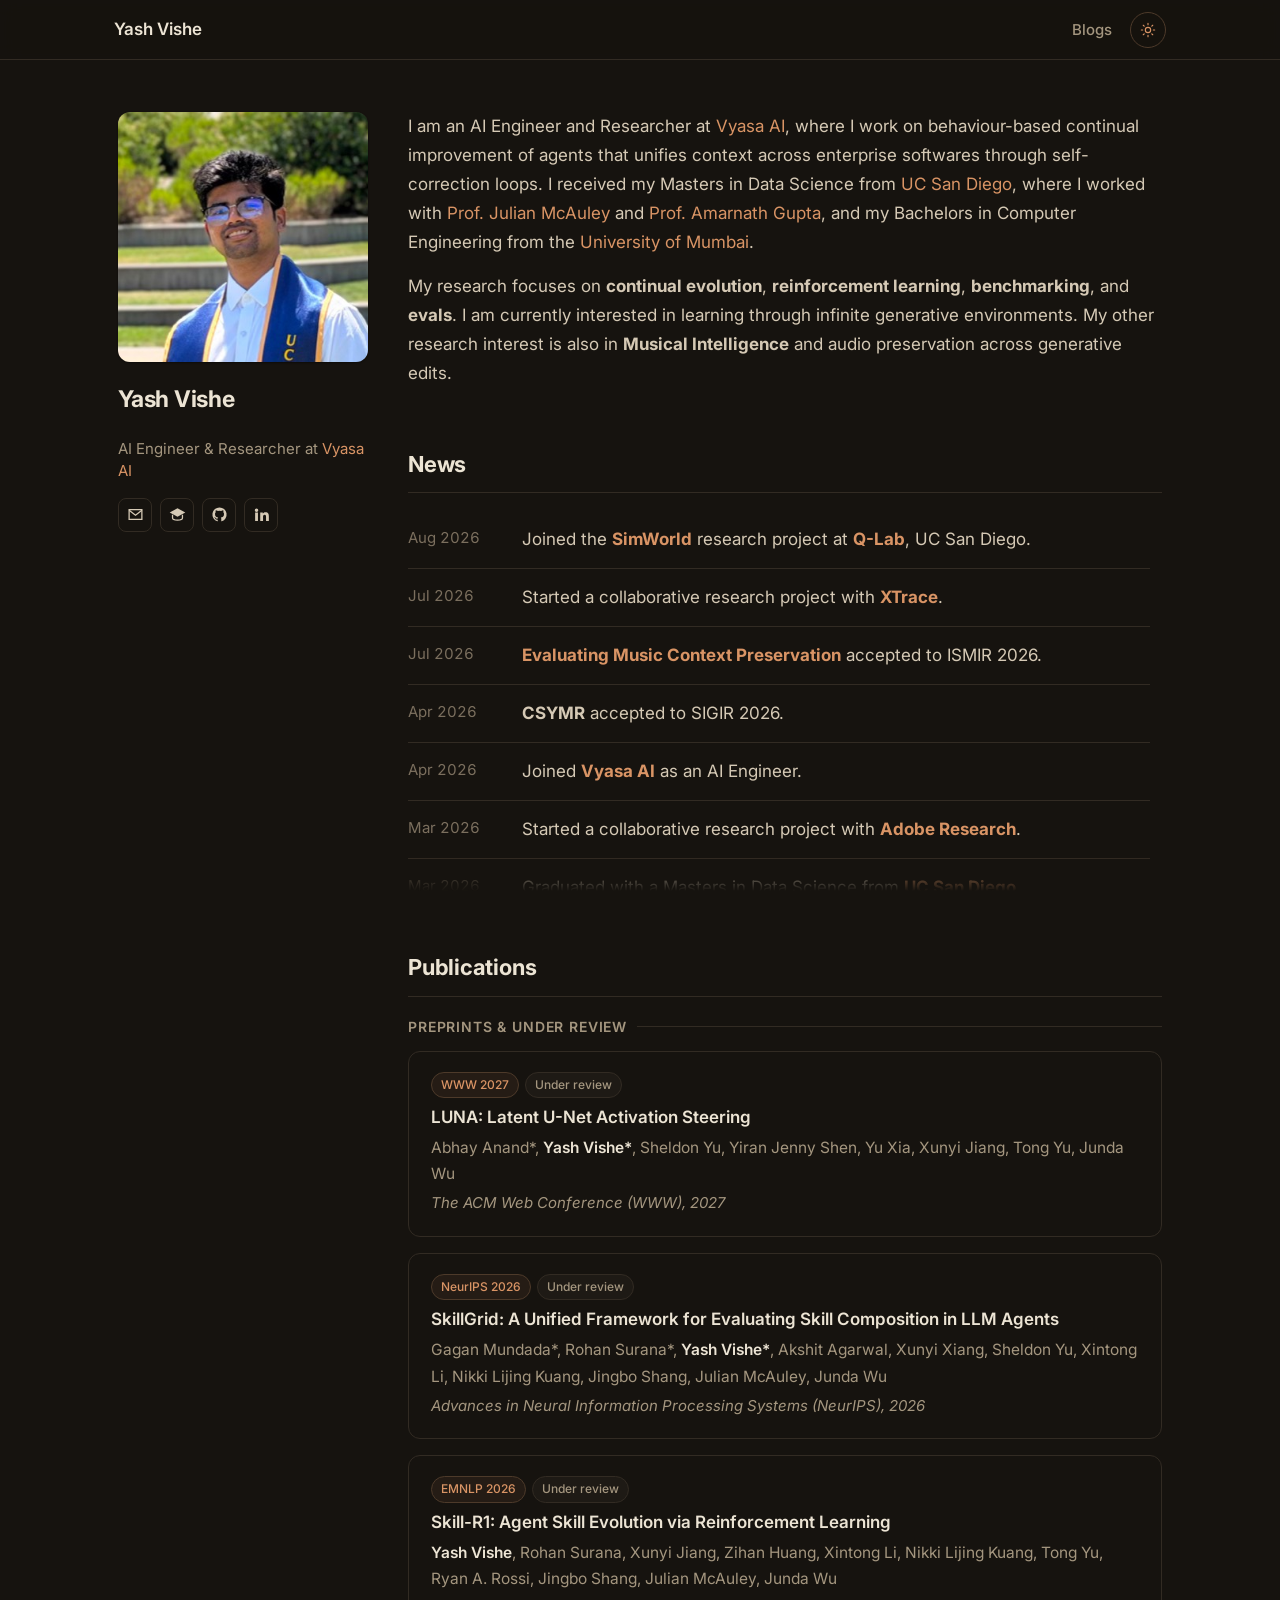
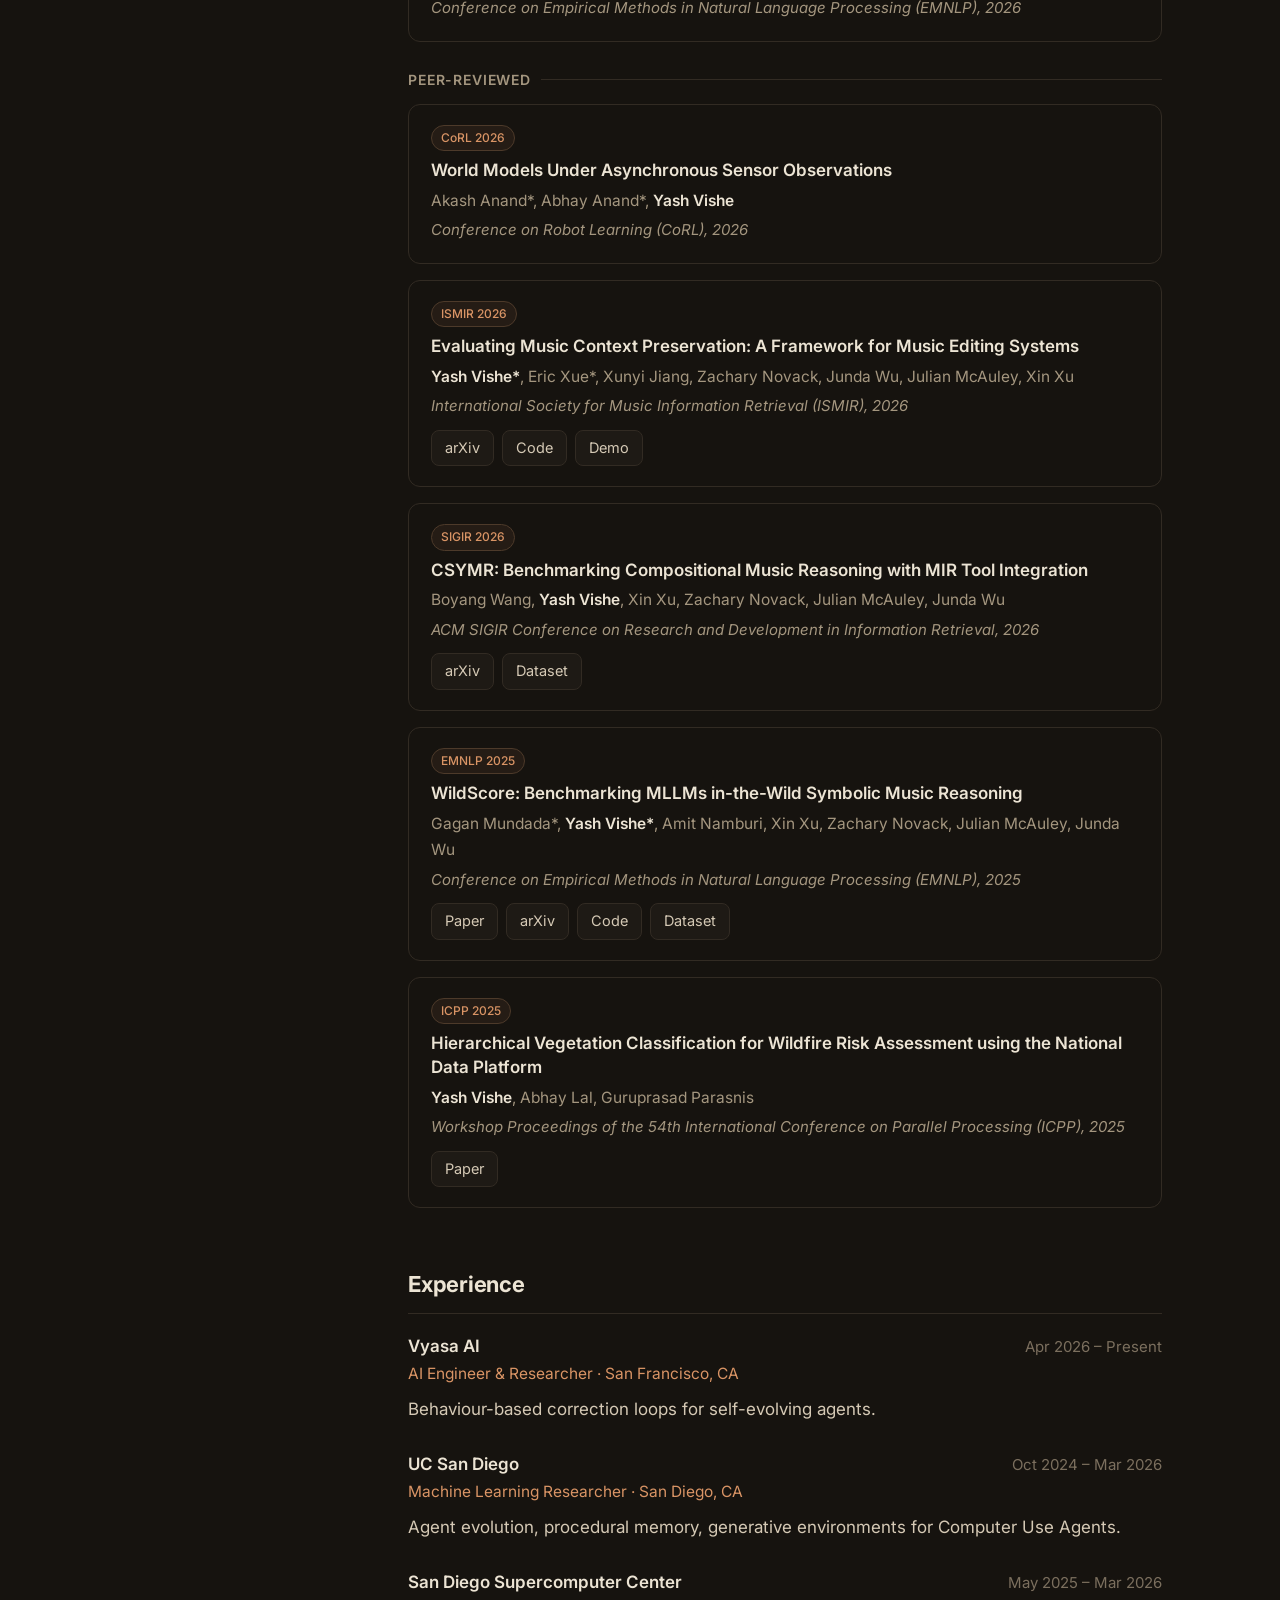
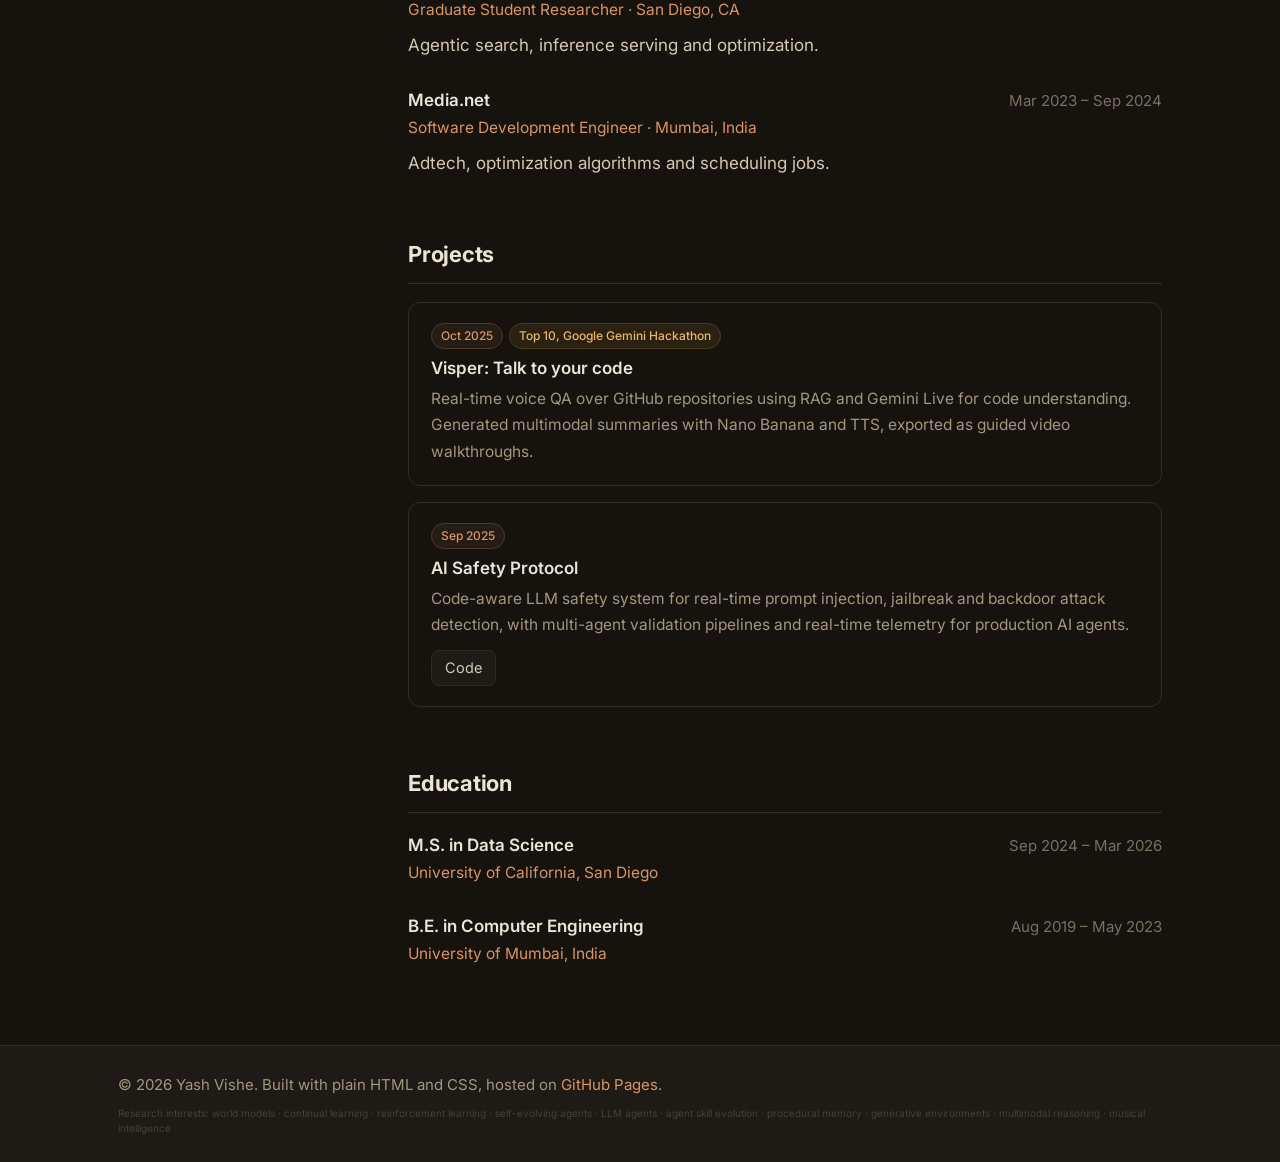
<file: index.html>
<!DOCTYPE html>
<html lang="en">
<head>
<meta charset="utf-8">
<meta name="viewport" content="width=device-width, initial-scale=1">
<title>Yash Vishe</title>
<meta name="description" content="Yash Vishe is an AI Engineer and Researcher working on world models, continual learning, reinforcement learning and self-evolving agents. Publications at CoRL, EMNLP, SIGIR, ISMIR and ICPP.">
<meta name="author" content="Yash Vishe">
<meta name="keywords" content="Yash Vishe, world models, continual learning, reinforcement learning, self-evolving agents, LLM agents, agent skill evolution, procedural memory, generative environments, multimodal reasoning, UC San Diego, AI researcher">
<link rel="canonical" href="https://yashvishe13.github.io/">
<meta name="robots" content="index, follow, max-image-preview:large, max-snippet:-1">

<!-- Open Graph -->
<meta property="og:type" content="profile">
<meta property="og:site_name" content="Yash Vishe">
<meta property="og:title" content="Yash Vishe — World Models, Continual Learning &amp; Self-Evolving Agents">
<meta property="og:description" content="AI Engineer and Researcher working on world models, continual learning, reinforcement learning and self-evolving agents.">
<meta property="og:url" content="https://yashvishe13.github.io/">
<meta property="og:image" content="https://yashvishe13.github.io/assets/profile.jpg">
<meta property="og:image:alt" content="Portrait of Yash Vishe">
<meta property="profile:first_name" content="Yash">
<meta property="profile:last_name" content="Vishe">

<!-- Twitter/X -->
<meta name="twitter:card" content="summary_large_image">
<meta name="twitter:title" content="Yash Vishe — World Models, Continual Learning &amp; Self-Evolving Agents">
<meta name="twitter:description" content="AI Engineer and Researcher working on world models, continual learning, reinforcement learning and self-evolving agents.">
<meta name="twitter:image" content="https://yashvishe13.github.io/assets/profile.jpg">

<!-- Google Scholar / citation indexing -->
<meta name="citation_author" content="Vishe, Yash">
<meta name="citation_author_institution" content="University of California, San Diego">

<link rel="preconnect" href="https://fonts.googleapis.com">
<link rel="preconnect" href="https://fonts.gstatic.com" crossorigin>
<link href="https://fonts.googleapis.com/css2?family=Inter:wght@400;500;600;700&display=swap" rel="stylesheet">
<link rel="stylesheet" href="style.css">

<script type="application/ld+json">
{
  "@context": "https://schema.org",
  "@graph": [
    {
      "@type": "Person",
      "@id": "https://yashvishe13.github.io/#person",
      "name": "Yash Vishe",
      "givenName": "Yash",
      "familyName": "Vishe",
      "url": "https://yashvishe13.github.io/",
      "image": "https://yashvishe13.github.io/assets/profile.jpg",
      "email": "mailto:yvishe@ucsd.edu",
      "jobTitle": "AI Engineer and Researcher",
      "description": "AI Engineer and Researcher working on world models, continual learning, reinforcement learning and self-evolving agents.",
      "worksFor": { "@type": "Organization", "name": "Vyasa AI", "url": "https://www.vyasa-ai.com/" },
      "alumniOf": [
        { "@type": "CollegeOrUniversity", "name": "University of California, San Diego", "url": "https://ucsd.edu" },
        { "@type": "CollegeOrUniversity", "name": "University of Mumbai", "url": "https://mu.ac.in/" }
      ],
      "knowsAbout": [
        "World models",
        "Continual learning",
        "Reinforcement learning",
        "Self-evolving agents",
        "LLM agents",
        "Agent skill evolution",
        "Procedural memory",
        "Generative environments",
        "Multimodal reasoning",
        "Music information retrieval"
      ],
      "sameAs": [
        "https://scholar.google.com/citations?user=0bql14MAAAAJ&hl=en",
        "https://github.com/Yashvishe13",
        "https://linkedin.com/in/yashvishe"
      ]
    },
    {
      "@type": "WebSite",
      "@id": "https://yashvishe13.github.io/#website",
      "url": "https://yashvishe13.github.io/",
      "name": "Yash Vishe",
      "about": { "@id": "https://yashvishe13.github.io/#person" },
      "inLanguage": "en"
    },
    {
      "@type": "ScholarlyArticle",
      "headline": "World Models Under Asynchronous Sensor Observations",
      "author": { "@id": "https://yashvishe13.github.io/#person" },
      "datePublished": "2026",
      "isPartOf": { "@type": "PublicationEvent", "name": "CoRL 2026" }
    },
    {
      "@type": "ScholarlyArticle",
      "headline": "WildScore: Benchmarking MLLMs in-the-Wild Symbolic Music Reasoning",
      "author": { "@id": "https://yashvishe13.github.io/#person" },
      "datePublished": "2025",
      "url": "https://aclanthology.org/2025.emnlp-main.853/",
      "sameAs": "https://arxiv.org/abs/2509.04744",
      "isPartOf": { "@type": "PublicationEvent", "name": "EMNLP 2025" }
    },
    {
      "@type": "ScholarlyArticle",
      "headline": "Evaluating Music Context Preservation: A Framework for Music Editing Systems",
      "author": { "@id": "https://yashvishe13.github.io/#person" },
      "datePublished": "2026",
      "url": "https://arxiv.org/abs/2512.14629",
      "isPartOf": { "@type": "PublicationEvent", "name": "ISMIR 2026" }
    },
    {
      "@type": "ScholarlyArticle",
      "headline": "CSYMR: Benchmarking Compositional Music Reasoning with MIR Tool Integration",
      "author": { "@id": "https://yashvishe13.github.io/#person" },
      "datePublished": "2026",
      "url": "https://arxiv.org/abs/2601.11556",
      "isPartOf": { "@type": "PublicationEvent", "name": "SIGIR 2026" }
    },
    {
      "@type": "ScholarlyArticle",
      "headline": "Hierarchical Vegetation Classification for Wildfire Risk Assessment using the National Data Platform",
      "author": { "@id": "https://yashvishe13.github.io/#person" },
      "datePublished": "2025",
      "url": "https://dl.acm.org/doi/full/10.1145/3750720.3757307",
      "isPartOf": { "@type": "PublicationEvent", "name": "ICPP 2025 Workshops" }
    }
  ]
}
</script>

<script>
// set the mode before first paint so dark never flashes white
(function () {
  var saved = localStorage.getItem('theme');
  document.documentElement.setAttribute('data-theme', saved || 'dark');
})();
</script>
</head>
<body>

<nav class="nav">
  <div class="nav-inner">
    <a class="nav-logo" href="/">
      <span>Yash Vishe</span>
    </a>
    <div class="nav-right">
      <a class="nav-link" href="/blogs/">Blogs</a>
      <button id="themeToggle" class="theme-toggle" type="button" aria-label="Toggle color mode" title="Switch to dark mode">
        <svg class="icon-moon" viewBox="0 0 24 24" fill="none" stroke="currentColor" stroke-width="1.7" stroke-linecap="round" stroke-linejoin="round"><path d="M21 12.8A9 9 0 1 1 11.2 3a7 7 0 0 0 9.8 9.8Z"/></svg>
        <svg class="icon-sun" viewBox="0 0 24 24" fill="none" stroke="currentColor" stroke-width="1.7" stroke-linecap="round" stroke-linejoin="round"><circle cx="12" cy="12" r="4"/><path d="M12 2v2m0 16v2M4.9 4.9l1.4 1.4m11.4 11.4 1.4 1.4M2 12h2m16 0h2M4.9 19.1l1.4-1.4M17.7 6.3l1.4-1.4"/></svg>
      </button>
    </div>
  </div>
</nav>

<main class="page">
  <div class="profile-layout">

    <aside class="sidebar">
      <div class="profile-photo-wrap">
        <img src="assets/profile.jpg" alt="Yash Vishe"
             onerror="this.remove();this.closest('.profile-photo-wrap').classList.add('empty')">
      </div>
      <h1 class="profile-name">Yash Vishe</h1>
      <div class="profile-title">AI Engineer &amp; Researcher at <a href="https://www.vyasa-ai.com/" target="_blank" rel="noopener">Vyasa AI</a></div>
      <div class="social-links">
        <a href="mailto:yvishe@ucsd.edu" title="Email" aria-label="Email">
          <svg viewBox="0 0 24 24"><path d="M3 5h18v14H3z" fill="none" stroke="currentColor" stroke-width="1.8"/><path d="m3 6 9 7 9-7" fill="none" stroke="currentColor" stroke-width="1.8"/></svg>
        </a>
        <a href="https://scholar.google.com/citations?user=0bql14MAAAAJ&amp;hl=en" title="Google Scholar" aria-label="Google Scholar" target="_blank" rel="noopener">
          <svg viewBox="0 0 24 24"><path d="M12 3 1 9l11 6 11-6-11-6Z" fill="currentColor"/><path d="M5 12.5V17c0 1.7 3.1 3 7 3s7-1.3 7-3v-4.5" fill="none" stroke="currentColor" stroke-width="1.8"/></svg>
        </a>
        <a href="https://github.com/Yashvishe13" title="GitHub" aria-label="GitHub" target="_blank" rel="noopener">
          <svg viewBox="0 0 24 24"><path fill="currentColor" d="M12 2a10 10 0 0 0-3.16 19.49c.5.09.68-.22.68-.48v-1.7c-2.78.6-3.37-1.34-3.37-1.34-.45-1.16-1.11-1.47-1.11-1.47-.91-.62.07-.61.07-.61 1 .07 1.53 1.03 1.53 1.03.9 1.53 2.36 1.09 2.94.83.09-.65.35-1.09.63-1.34-2.22-.25-4.56-1.11-4.56-4.95 0-1.09.39-1.99 1.03-2.69-.1-.25-.45-1.27.1-2.65 0 0 .84-.27 2.75 1.03a9.5 9.5 0 0 1 5 0c1.91-1.3 2.75-1.03 2.75-1.03.55 1.38.2 2.4.1 2.65.64.7 1.03 1.6 1.03 2.69 0 3.85-2.34 4.7-4.57 4.95.36.31.68.92.68 1.85v2.74c0 .27.18.58.69.48A10 10 0 0 0 12 2Z"/></svg>
        </a>
        <a href="https://linkedin.com/in/yashvishe" title="LinkedIn" aria-label="LinkedIn" target="_blank" rel="noopener">
          <svg viewBox="0 0 24 24"><path fill="currentColor" d="M4.98 3.5a2.5 2.5 0 1 0 0 5 2.5 2.5 0 0 0 0-5ZM3 9h4v12H3V9Zm7 0h3.8v1.7h.05c.53-.95 1.83-1.95 3.77-1.95 4.03 0 4.78 2.5 4.78 5.75V21h-4v-5.7c0-1.36-.03-3.1-1.95-3.1-1.95 0-2.25 1.47-2.25 3v5.8h-4V9Z"/></svg>
        </a>
      </div>
    </aside>

    <div class="main-content">

      <section class="section">
        <p class="bio">
          I am an AI Engineer and Researcher at <a href="https://www.vyasa-ai.com/" target="_blank" rel="noopener">Vyasa AI</a>, where I work on
          behaviour-based continual improvement of agents that unifies context across enterprise
          softwares through self-correction loops. I received my Masters in Data Science
          from <a href="https://ucsd.edu" target="_blank" rel="noopener">UC San Diego</a>, where I worked with
          <a href="https://cseweb.ucsd.edu/~jmcauley/" target="_blank" rel="noopener">Prof. Julian McAuley</a> and
          <a href="https://www.sdsc.edu/research/experts/gupta_amarnath.html" target="_blank" rel="noopener">Prof. Amarnath Gupta</a>, and my Bachelors in
          Computer Engineering from the <a href="https://mu.ac.in/" target="_blank" rel="noopener">University of Mumbai</a>.
        </p>
        <p class="bio">
          My research focuses on <strong>continual evolution</strong>, <strong>reinforcement learning</strong>,
          <strong>benchmarking</strong>, and <strong>evals</strong>. I am currently interested in learning through
          infinite generative environments. My other research interest is also in
          <strong>Musical Intelligence</strong> and audio preservation across generative edits.
        </p>
      </section>

      <section class="section" id="news">
        <h2 class="section-title">News</h2>
        <ul class="news-list">
          <li class="news-item"><span class="news-date">Aug 2026</span><span class="news-text">Joined the <a href="https://simworld.org/" target="_blank" rel="noopener"><strong>SimWorld</strong></a> research project at <a href="https://lianhui.ucsd.edu/" target="_blank" rel="noopener"><strong>Q-Lab</strong></a>, UC San Diego.</span></li>
          <li class="news-item"><span class="news-date">Jul 2026</span><span class="news-text">Started a collaborative research project with <a href="https://xtrace.ai/" target="_blank" rel="noopener"><strong>XTrace</strong></a>.</span></li>
          <li class="news-item"><span class="news-date">Jul 2026</span><span class="news-text"><a href="https://arxiv.org/abs/2512.14629" target="_blank" rel="noopener"><strong>Evaluating Music Context Preservation</strong></a> accepted to ISMIR 2026.</span></li>
          <li class="news-item"><span class="news-date">Apr 2026</span><span class="news-text"><strong>CSYMR</strong> accepted to SIGIR 2026.</span></li>
          <li class="news-item"><span class="news-date">Apr 2026</span><span class="news-text">Joined <a href="https://www.vyasa-ai.com/" target="_blank" rel="noopener"><strong>Vyasa AI</strong></a> as an AI Engineer.</span></li>
          <li class="news-item"><span class="news-date">Mar 2026</span><span class="news-text">Started a collaborative research project with <a href="https://research.adobe.com/" target="_blank" rel="noopener"><strong>Adobe Research</strong></a>.</span></li>
          <li class="news-item"><span class="news-date">Mar 2026</span><span class="news-text">Graduated with a Masters in Data Science from <a href="https://ucsd.edu" target="_blank" rel="noopener"><strong>UC San Diego</strong></a>.</span></li>
          <li class="news-item"><span class="news-date">Oct 2025</span><span class="news-text"><strong>Visper</strong> placed top 10 at the Google Gemini Hackathon.</span></li>
          <li class="news-item"><span class="news-date">Sep 2025</span><span class="news-text"><strong>Hierarchical Vegetation Classification</strong> accepted to the ICPP 2025 Workshops.</span></li>
          <li class="news-item"><span class="news-date">Aug 2025</span><span class="news-text"><strong>WildScore</strong> accepted to EMNLP 2025.</span></li>
          <li class="news-item"><span class="news-date">May 2025</span><span class="news-text">Started as a Graduate Student Researcher at the <a href="https://www.sdsc.edu/" target="_blank" rel="noopener"><strong>San Diego Supercomputer Center</strong></a>.</span></li>
          <li class="news-item"><span class="news-date">Apr 2025</span><span class="news-text">Awarded a <strong>$1,500 fellowship</strong> from <a href="https://www.lanl.gov/" target="_blank" rel="noopener"><strong>Los Alamos National Laboratory</strong></a>.</span></li>
          <li class="news-item"><span class="news-date">Mar 2025</span><span class="news-text">Placed <strong>1st</strong> in the <strong>Fire Ready Data Challenge</strong>.</span></li>
        </ul>
      </section>

      <section class="section" id="publications">
        <h2 class="section-title">Publications</h2>

        <h3 class="subsection-title">Preprints &amp; Under Review</h3>
        <div class="pub-list">

          <div class="pub-card">
            <div class="pub-tags"><span class="tag tag-venue">WWW 2027</span><span class="tag tag-review">Under review</span></div>
            <div class="pub-title">LUNA: Latent U-Net Activation Steering</div>
            <div class="pub-authors">Abhay Anand*, <strong>Yash Vishe*</strong>, Sheldon Yu, Yiran Jenny Shen, Yu Xia, Xunyi Jiang, Tong Yu, Junda Wu</div>
            <div class="pub-venue">The ACM Web Conference (WWW), 2027</div>
          </div>

          <div class="pub-card">
            <div class="pub-tags"><span class="tag tag-venue">NeurIPS 2026</span><span class="tag tag-review">Under review</span></div>
            <div class="pub-title">SkillGrid: A Unified Framework for Evaluating Skill Composition in LLM Agents</div>
            <div class="pub-authors">Gagan Mundada*, Rohan Surana*, <strong>Yash Vishe*</strong>, Akshit Agarwal, Xunyi Xiang, Sheldon Yu, Xintong Li, Nikki Lijing Kuang, Jingbo Shang, Julian McAuley, Junda Wu</div>
            <div class="pub-venue">Advances in Neural Information Processing Systems (NeurIPS), 2026</div>
          </div>

          <div class="pub-card">
            <div class="pub-tags"><span class="tag tag-venue">EMNLP 2026</span><span class="tag tag-review">Under review</span></div>
            <div class="pub-title">Skill-R1: Agent Skill Evolution via Reinforcement Learning</div>
            <div class="pub-authors"><strong>Yash Vishe</strong>, Rohan Surana, Xunyi Jiang, Zihan Huang, Xintong Li, Nikki Lijing Kuang, Tong Yu, Ryan A. Rossi, Jingbo Shang, Julian McAuley, Junda Wu</div>
            <div class="pub-venue">Conference on Empirical Methods in Natural Language Processing (EMNLP), 2026</div>
          </div>

        </div>

        <h3 class="subsection-title">Peer-Reviewed</h3>
        <div class="pub-list">

          <div class="pub-card">
            <div class="pub-tags"><span class="tag tag-venue">CoRL 2026</span></div>
            <div class="pub-title">World Models Under Asynchronous Sensor Observations</div>
            <div class="pub-authors">Akash Anand*, Abhay Anand*, <strong>Yash Vishe</strong></div>
            <div class="pub-venue">Conference on Robot Learning (CoRL), 2026</div>
          </div>

          <div class="pub-card">
            <div class="pub-tags"><span class="tag tag-venue">ISMIR 2026</span></div>
            <div class="pub-title"><a href="https://arxiv.org/abs/2512.14629" target="_blank" rel="noopener">Evaluating Music Context Preservation: A Framework for Music Editing Systems</a></div>
            <div class="pub-authors"><strong>Yash Vishe*</strong>, Eric Xue*, Xunyi Jiang, Zachary Novack, Junda Wu, Julian McAuley, Xin Xu</div>
            <div class="pub-venue">International Society for Music Information Retrieval (ISMIR), 2026</div>
            <div class="pub-links">
              <a class="pub-link" href="https://arxiv.org/abs/2512.14629" target="_blank" rel="noopener">arXiv</a>
              <a class="pub-link" href="https://github.com/Yashvishe13/MuseCPEval" target="_blank" rel="noopener">Code</a>
              <a class="pub-link" href="https://musecpeval-demo.netlify.app/" target="_blank" rel="noopener">Demo</a>
            </div>
          </div>

          <div class="pub-card">
            <div class="pub-tags"><span class="tag tag-venue">SIGIR 2026</span></div>
            <div class="pub-title"><a href="https://arxiv.org/abs/2601.11556" target="_blank" rel="noopener">CSYMR: Benchmarking Compositional Music Reasoning with MIR Tool Integration</a></div>
            <div class="pub-authors">Boyang Wang, <strong>Yash Vishe</strong>, Xin Xu, Zachary Novack, Julian McAuley, Junda Wu</div>
            <div class="pub-venue">ACM SIGIR Conference on Research and Development in Information Retrieval, 2026</div>
            <div class="pub-links">
              <a class="pub-link" href="https://arxiv.org/abs/2601.11556" target="_blank" rel="noopener">arXiv</a>
              <a class="pub-link" href="https://huggingface.co/datasets/wangby76/CSyMR-Bench" target="_blank" rel="noopener">Dataset</a>
            </div>
          </div>

          <div class="pub-card">
            <div class="pub-tags"><span class="tag tag-venue">EMNLP 2025</span></div>
            <div class="pub-title"><a href="https://aclanthology.org/2025.emnlp-main.853/" target="_blank" rel="noopener">WildScore: Benchmarking MLLMs in-the-Wild Symbolic Music Reasoning</a></div>
            <div class="pub-authors">Gagan Mundada*, <strong>Yash Vishe*</strong>, Amit Namburi, Xin Xu, Zachary Novack, Julian McAuley, Junda Wu</div>
            <div class="pub-venue">Conference on Empirical Methods in Natural Language Processing (EMNLP), 2025</div>
            <div class="pub-links">
              <a class="pub-link" href="https://aclanthology.org/2025.emnlp-main.853/" target="_blank" rel="noopener">Paper</a>
              <a class="pub-link" href="https://arxiv.org/abs/2509.04744" target="_blank" rel="noopener">arXiv</a>
              <a class="pub-link" href="https://github.com/Yashvishe13/WildScore" target="_blank" rel="noopener">Code</a>
              <a class="pub-link" href="https://huggingface.co/datasets/GM77/WildScore" target="_blank" rel="noopener">Dataset</a>
            </div>
          </div>

          <div class="pub-card">
            <div class="pub-tags"><span class="tag tag-venue">ICPP 2025</span></div>
            <div class="pub-title"><a href="https://dl.acm.org/doi/full/10.1145/3750720.3757307" target="_blank" rel="noopener">Hierarchical Vegetation Classification for Wildfire Risk Assessment using the National Data Platform</a></div>
            <div class="pub-authors"><strong>Yash Vishe</strong>, Abhay Lal, Guruprasad Parasnis</div>
            <div class="pub-venue">Workshop Proceedings of the 54th International Conference on Parallel Processing (ICPP), 2025</div>
            <div class="pub-links">
              <a class="pub-link" href="https://dl.acm.org/doi/full/10.1145/3750720.3757307" target="_blank" rel="noopener">Paper</a>
            </div>
          </div>

        </div>
      </section>

      <section class="section" id="experience">
        <h2 class="section-title">Experience</h2>
        <div class="exp-list">

          <div class="exp-item">
            <div class="exp-head">
              <span class="exp-role">Vyasa AI</span>
              <span class="exp-date">Apr 2026 – Present</span>
            </div>
            <div class="exp-org">AI Engineer &amp; Researcher · San Francisco, CA</div>
            <p class="exp-note">Behaviour-based correction loops for self-evolving agents.</p>
          </div>

          <div class="exp-item">
            <div class="exp-head">
              <span class="exp-role">UC San Diego</span>
              <span class="exp-date">Oct 2024 – Mar 2026</span>
            </div>
            <div class="exp-org">Machine Learning Researcher · San Diego, CA</div>
            <p class="exp-note">Agent evolution, procedural memory, generative environments for Computer Use Agents.</p>
          </div>

          <div class="exp-item">
            <div class="exp-head">
              <span class="exp-role">San Diego Supercomputer Center</span>
              <span class="exp-date">May 2025 – Mar 2026</span>
            </div>
            <div class="exp-org">Graduate Student Researcher · San Diego, CA</div>
            <p class="exp-note">Agentic search, inference serving and optimization.</p>
          </div>

          <div class="exp-item">
            <div class="exp-head">
              <span class="exp-role">Media.net</span>
              <span class="exp-date">Mar 2023 – Sep 2024</span>
            </div>
            <div class="exp-org">Software Development Engineer · Mumbai, India</div>
            <p class="exp-note">Adtech, optimization algorithms and scheduling jobs.</p>
          </div>

        </div>
      </section>

      <section class="section" id="projects">
        <h2 class="section-title">Projects</h2>
        <div class="pub-list">

          <div class="pub-card">
            <div class="pub-tags"><span class="tag tag-venue">Oct 2025</span><span class="tag tag-award">Top 10, Google Gemini Hackathon</span></div>
            <div class="pub-title">Visper: Talk to your code</div>
            <div class="pub-authors">Real-time voice QA over GitHub repositories using RAG and Gemini Live for code understanding. Generated multimodal summaries with Nano Banana and TTS, exported as guided video walkthroughs.</div>
          </div>

          <div class="pub-card">
            <div class="pub-tags"><span class="tag tag-venue">Sep 2025</span></div>
            <div class="pub-title"><a href="https://github.com/Yashvishe13/AI-safety-protocol" target="_blank" rel="noopener">AI Safety Protocol</a></div>
            <div class="pub-authors">Code-aware LLM safety system for real-time prompt injection, jailbreak and backdoor attack detection, with multi-agent validation pipelines and real-time telemetry for production AI agents.</div>
            <div class="pub-links"><a class="pub-link" href="https://github.com/Yashvishe13/AI-safety-protocol" target="_blank" rel="noopener">Code</a></div>
          </div>

        </div>
      </section>

      <section class="section" id="education">
        <h2 class="section-title">Education</h2>
        <div class="exp-list">
          <div class="exp-item">
            <div class="exp-head">
              <span class="exp-role">M.S. in Data Science</span>
              <span class="exp-date">Sep 2024 – Mar 2026</span>
            </div>
            <div class="exp-org">University of California, San Diego</div>
          </div>
          <div class="exp-item">
            <div class="exp-head">
              <span class="exp-role">B.E. in Computer Engineering</span>
              <span class="exp-date">Aug 2019 – May 2023</span>
            </div>
            <div class="exp-org">University of Mumbai, India</div>
          </div>
        </div>
      </section>

    </div>
  </div>
</main>

<footer class="footer">
  <p>© 2026 Yash Vishe. Built with plain HTML and CSS, hosted on <a href="https://pages.github.com/" target="_blank" rel="noopener">GitHub Pages</a>.</p>
  <p class="footer-keywords">Research interests: world models · continual learning · reinforcement learning · self-evolving agents · LLM agents · agent skill evolution · procedural memory · generative environments · multimodal reasoning · musical intelligence</p>
</footer>

<script>
// Light / dark mode
(function () {
  var btn = document.getElementById('themeToggle');
  apply(document.documentElement.getAttribute('data-theme') || 'dark');

  btn.addEventListener('click', function () {
    var next = document.documentElement.getAttribute('data-theme') === 'dark' ? 'light' : 'dark';
    apply(next);
    localStorage.setItem('theme', next);
  });

  function apply(mode) {
    document.documentElement.setAttribute('data-theme', mode);
    btn.setAttribute('aria-pressed', mode === 'dark');
    btn.title = mode === 'dark' ? 'Switch to light mode' : 'Switch to dark mode';
  }
})();
</script>

</body>
</html>
</file>
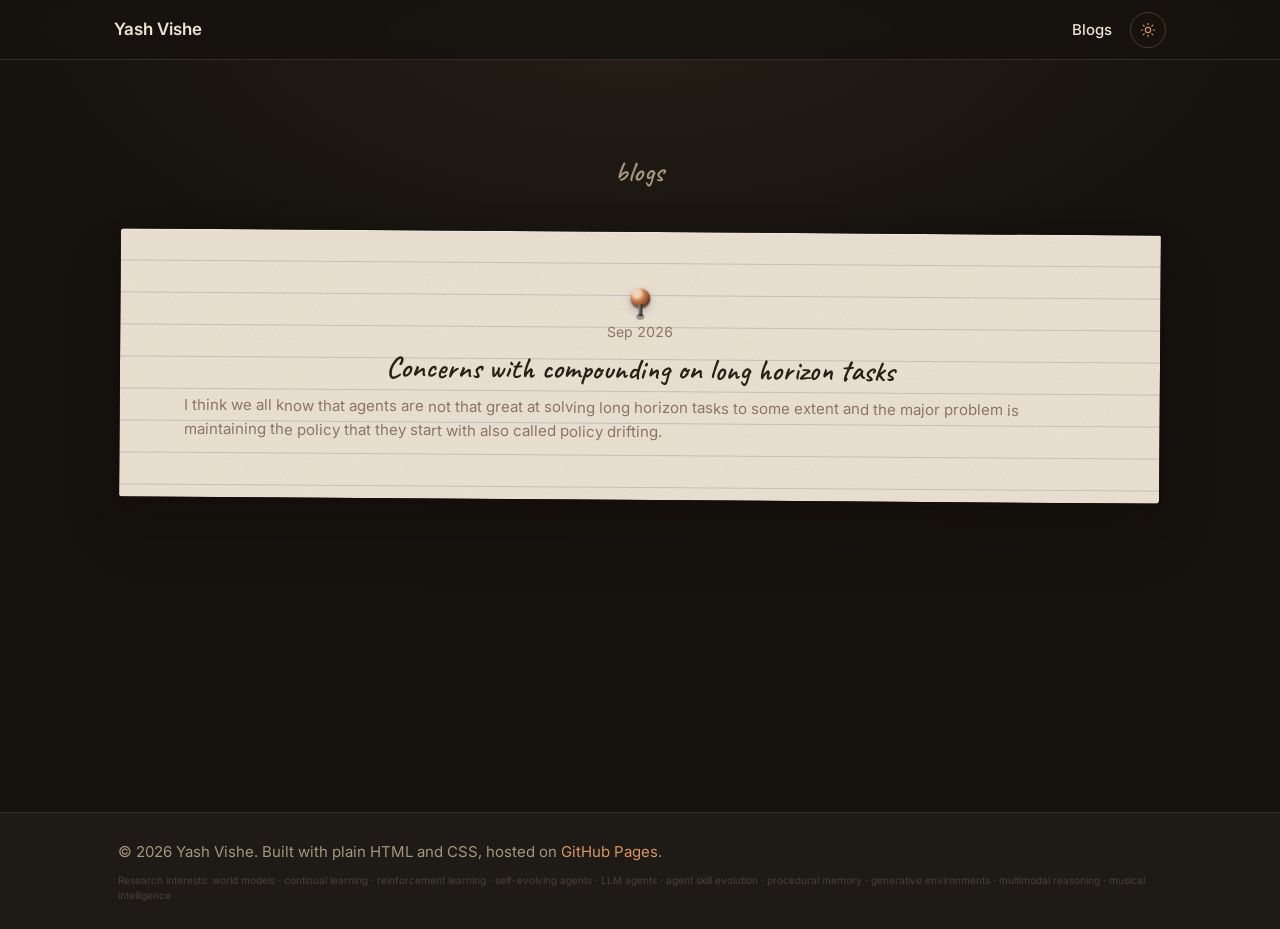
<file: blogs/index.html>
<!DOCTYPE html>
<html lang="en">
<head>
<meta charset="utf-8">
<meta name="viewport" content="width=device-width, initial-scale=1">
<title>Blogs — Yash Vishe</title>
<meta name="description" content="Notes from Yash Vishe on agents, policy drift, and long horizon tasks.">
<meta name="author" content="Yash Vishe">
<link rel="canonical" href="https://yashvishe13.github.io/blogs/">
<meta name="robots" content="index, follow">

<meta property="og:type" content="website">
<meta property="og:site_name" content="Yash Vishe">
<meta property="og:title" content="Blogs — Yash Vishe">
<meta property="og:description" content="Notes from Yash Vishe on agents, policy drift, and long horizon tasks.">
<meta property="og:url" content="https://yashvishe13.github.io/blogs/">
<meta property="og:image" content="https://yashvishe13.github.io/assets/profile.jpg">

<meta name="twitter:card" content="summary">
<meta name="twitter:title" content="Blogs — Yash Vishe">
<meta name="twitter:description" content="Notes from Yash Vishe on agents, policy drift, and long horizon tasks.">
<meta name="twitter:image" content="https://yashvishe13.github.io/assets/profile.jpg">

<link rel="preconnect" href="https://fonts.googleapis.com">
<link rel="preconnect" href="https://fonts.gstatic.com" crossorigin>
<link href="https://fonts.googleapis.com/css2?family=Caveat:wght@500;600;700&family=Inter:wght@400;500;600;700&display=swap" rel="stylesheet">
<link rel="stylesheet" href="../style.css">

<script>
(function () {
  var saved = localStorage.getItem('theme');
  document.documentElement.setAttribute('data-theme', saved || 'dark');
})();
</script>
</head>
<body class="board">

<nav class="nav">
  <div class="nav-inner">
    <a class="nav-logo" href="/">
      <span>Yash Vishe</span>
    </a>
    <div class="nav-right">
      <a class="nav-link is-active" href="/blogs/" aria-current="page">Blogs</a>
      <button id="themeToggle" class="theme-toggle" type="button" aria-label="Toggle color mode" title="Switch to dark mode">
        <svg class="icon-moon" viewBox="0 0 24 24" fill="none" stroke="currentColor" stroke-width="1.7" stroke-linecap="round" stroke-linejoin="round"><path d="M21 12.8A9 9 0 1 1 11.2 3a7 7 0 0 0 9.8 9.8Z"/></svg>
        <svg class="icon-sun" viewBox="0 0 24 24" fill="none" stroke="currentColor" stroke-width="1.7" stroke-linecap="round" stroke-linejoin="round"><circle cx="12" cy="12" r="4"/><path d="M12 2v2m0 16v2M4.9 4.9l1.4 1.4m11.4 11.4 1.4 1.4M2 12h2m16 0h2M4.9 19.1l1.4-1.4M17.7 6.3l1.4-1.4"/></svg>
      </button>
    </div>
  </div>
</nav>

<main class="page page-article">
  <h1 class="board-kicker">blogs</h1>
  <div class="note-list">
    <a class="note-item paper" href="compounding-long-horizon-tasks.html">
      <span class="pin" aria-hidden="true"></span>
      <span class="note-date">Sep 2026</span>
      <span class="note-title">Concerns with compounding on long horizon tasks</span>
      <span class="note-excerpt">I think we all know that agents are not that great at solving long horizon tasks to some extent and the major problem is maintaining the policy that they start with also called policy drifting.</span>
    </a>
  </div>
</main>

<footer class="footer">
  <p>© 2026 Yash Vishe. Built with plain HTML and CSS, hosted on <a href="https://pages.github.com/" target="_blank" rel="noopener">GitHub Pages</a>.</p>
  <p class="footer-keywords">Research interests: world models · continual learning · reinforcement learning · self-evolving agents · LLM agents · agent skill evolution · procedural memory · generative environments · multimodal reasoning · musical intelligence</p>
</footer>

<script>
(function () {
  var btn = document.getElementById('themeToggle');
  apply(document.documentElement.getAttribute('data-theme') || 'dark');

  btn.addEventListener('click', function () {
    var next = document.documentElement.getAttribute('data-theme') === 'dark' ? 'light' : 'dark';
    apply(next);
    localStorage.setItem('theme', next);
  });

  function apply(mode) {
    document.documentElement.setAttribute('data-theme', mode);
    btn.setAttribute('aria-pressed', mode === 'dark');
    btn.title = mode === 'dark' ? 'Switch to light mode' : 'Switch to dark mode';
  }
})();
</script>

</body>
</html>
</file>
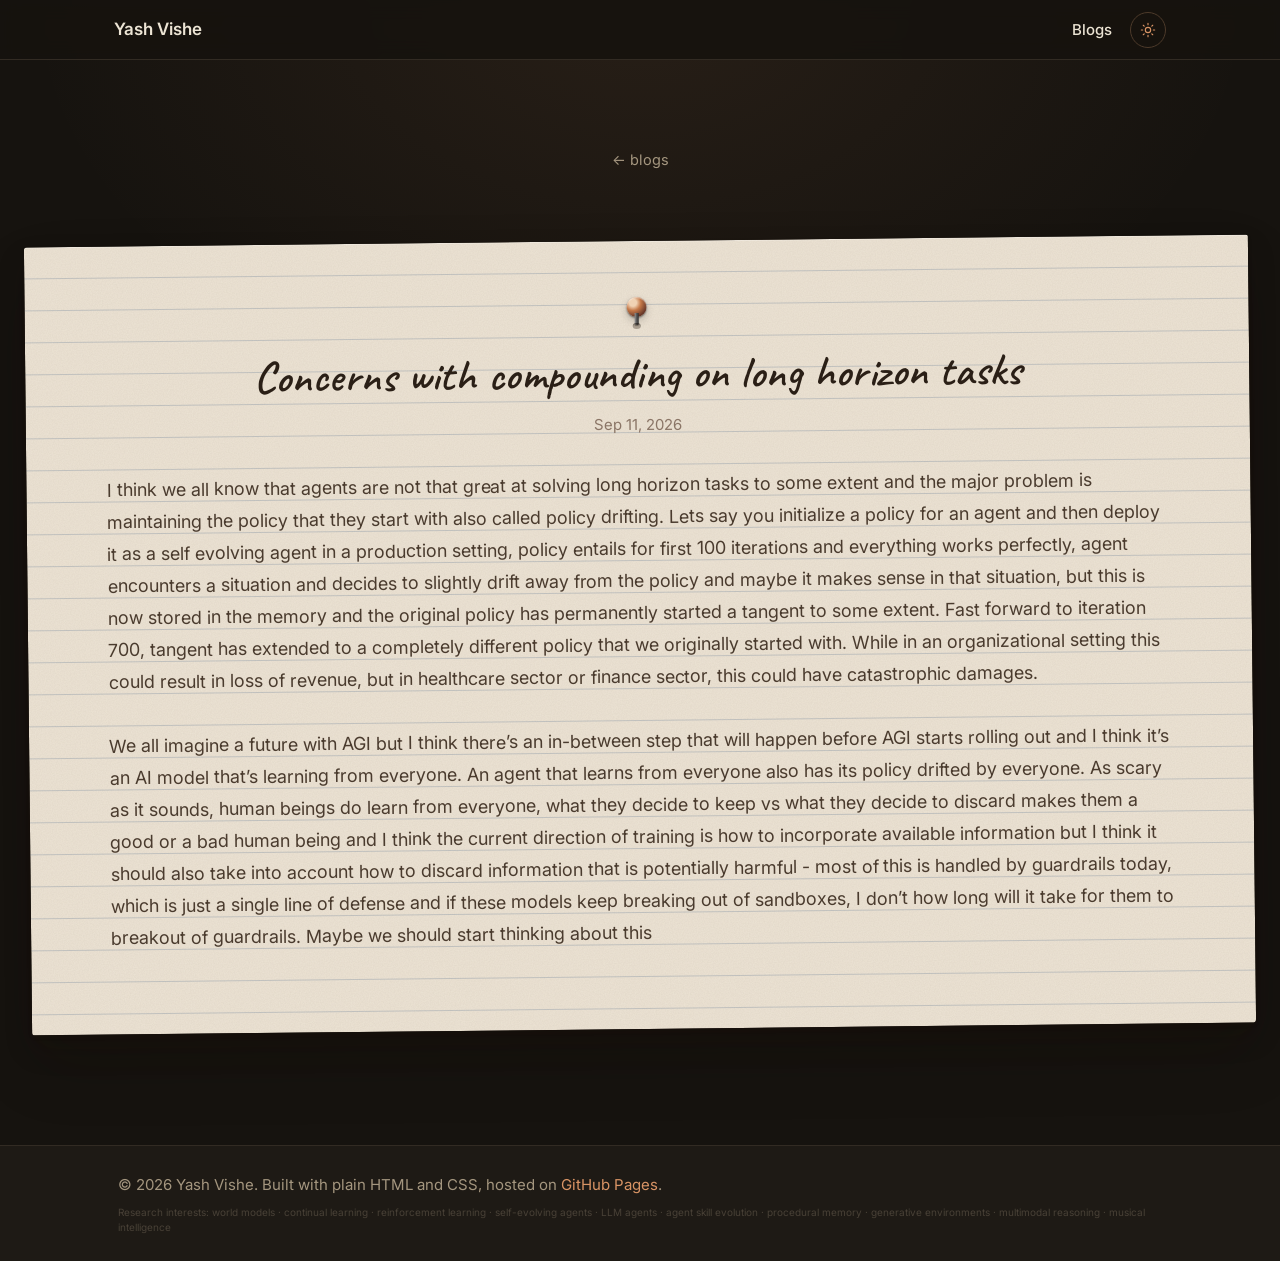
<file: blogs/compounding-long-horizon-tasks.html>
<!DOCTYPE html>
<html lang="en">
<head>
<meta charset="utf-8">
<meta name="viewport" content="width=device-width, initial-scale=1">
<title>Concerns with compounding on long horizon tasks — Yash Vishe</title>
<meta name="description" content="I think we all know that agents are not that great at solving long horizon tasks to some extent and the major problem is maintaining the policy that they start with also called policy drifting.">
<meta name="author" content="Yash Vishe">
<link rel="canonical" href="https://yashvishe13.github.io/blogs/compounding-long-horizon-tasks.html">
<meta name="robots" content="index, follow">

<meta property="og:type" content="article">
<meta property="og:site_name" content="Yash Vishe">
<meta property="og:title" content="Concerns with compounding on long horizon tasks">
<meta property="og:description" content="On policy drifting in self evolving agents, and why discarding harmful information matters as much as incorporating new information.">
<meta property="og:url" content="https://yashvishe13.github.io/blogs/compounding-long-horizon-tasks.html">
<meta property="og:image" content="https://yashvishe13.github.io/assets/profile.jpg">
<meta property="article:published_time" content="2026-09-11">
<meta property="article:author" content="Yash Vishe">

<meta name="twitter:card" content="summary">
<meta name="twitter:title" content="Concerns with compounding on long horizon tasks">
<meta name="twitter:description" content="On policy drifting in self evolving agents, and why discarding harmful information matters as much as incorporating new information.">
<meta name="twitter:image" content="https://yashvishe13.github.io/assets/profile.jpg">

<link rel="preconnect" href="https://fonts.googleapis.com">
<link rel="preconnect" href="https://fonts.gstatic.com" crossorigin>
<link href="https://fonts.googleapis.com/css2?family=Caveat:wght@500;600;700&family=Inter:wght@400;500;600;700&display=swap" rel="stylesheet">
<link rel="stylesheet" href="../style.css">

<script type="application/ld+json">
{
  "@context": "https://schema.org",
  "@type": "BlogPosting",
  "headline": "Concerns with compounding on long horizon tasks",
  "datePublished": "2026-09-11",
  "author": { "@id": "https://yashvishe13.github.io/#person" },
  "url": "https://yashvishe13.github.io/blogs/compounding-long-horizon-tasks.html",
  "isPartOf": { "@id": "https://yashvishe13.github.io/#website" }
}
</script>

<script>
(function () {
  var saved = localStorage.getItem('theme');
  document.documentElement.setAttribute('data-theme', saved || 'dark');
})();
</script>
</head>
<body class="board">

<nav class="nav">
  <div class="nav-inner">
    <a class="nav-logo" href="/">
      <span>Yash Vishe</span>
    </a>
    <div class="nav-right">
      <a class="nav-link is-active" href="/blogs/" aria-current="page">Blogs</a>
      <button id="themeToggle" class="theme-toggle" type="button" aria-label="Toggle color mode" title="Switch to dark mode">
        <svg class="icon-moon" viewBox="0 0 24 24" fill="none" stroke="currentColor" stroke-width="1.7" stroke-linecap="round" stroke-linejoin="round"><path d="M21 12.8A9 9 0 1 1 11.2 3a7 7 0 0 0 9.8 9.8Z"/></svg>
        <svg class="icon-sun" viewBox="0 0 24 24" fill="none" stroke="currentColor" stroke-width="1.7" stroke-linecap="round" stroke-linejoin="round"><circle cx="12" cy="12" r="4"/><path d="M12 2v2m0 16v2M4.9 4.9l1.4 1.4m11.4 11.4 1.4 1.4M2 12h2m16 0h2M4.9 19.1l1.4-1.4M17.7 6.3l1.4-1.4"/></svg>
      </button>
    </div>
  </div>
</nav>

<main class="page page-article">
  <a class="article-back" href="/blogs/">← blogs</a>
  <article class="article paper">
    <span class="pin" aria-hidden="true"></span>
    <h1 class="article-title">Concerns with compounding on long horizon tasks</h1>
    <p class="article-meta">Sep 11, 2026</p>
    <div class="article-body">
      <p>I think we all know that agents are not that great at solving long horizon tasks to some extent and the major problem is maintaining the policy that they start with also called policy drifting. Lets say you initialize a policy for an agent and then deploy it as a self evolving agent in a production setting, policy entails for first 100 iterations and everything works perfectly, agent encounters a situation and decides to slightly drift away from the policy and maybe it makes sense in that situation, but this is now stored in the memory and the original policy has permanently started a tangent to some extent. Fast forward to iteration 700, tangent has extended to a completely different policy that we originally started with. While in an organizational setting this could result in loss of revenue, but in healthcare sector or finance sector, this could have catastrophic damages.</p>
      <p>We all imagine a future with AGI but I think there’s an in-between step that will happen before AGI starts rolling out and I think it’s an AI model that’s learning from everyone. An agent that learns from everyone also has its policy drifted by everyone. As scary as it sounds, human beings do learn from everyone, what they decide to keep vs what they decide to discard makes them a good or a bad human being and I think the current direction of training is how to incorporate available information but I think it should also take into account how to discard information that is potentially harmful - most of this is handled by guardrails today, which is just a single line of defense and if these models keep breaking out of sandboxes, I don’t how long will it take for them to breakout of guardrails. Maybe we should start thinking about this</p>
    </div>
  </article>
</main>

<footer class="footer">
  <p>© 2026 Yash Vishe. Built with plain HTML and CSS, hosted on <a href="https://pages.github.com/" target="_blank" rel="noopener">GitHub Pages</a>.</p>
  <p class="footer-keywords">Research interests: world models · continual learning · reinforcement learning · self-evolving agents · LLM agents · agent skill evolution · procedural memory · generative environments · multimodal reasoning · musical intelligence</p>
</footer>

<script>
(function () {
  var btn = document.getElementById('themeToggle');
  apply(document.documentElement.getAttribute('data-theme') || 'dark');

  btn.addEventListener('click', function () {
    var next = document.documentElement.getAttribute('data-theme') === 'dark' ? 'light' : 'dark';
    apply(next);
    localStorage.setItem('theme', next);
  });

  function apply(mode) {
    document.documentElement.setAttribute('data-theme', mode);
    btn.setAttribute('aria-pressed', mode === 'dark');
    btn.title = mode === 'dark' ? 'Switch to light mode' : 'Switch to dark mode';
  }
})();
</script>

</body>
</html>
</file>
<file: style.css>
/* ---------- tokens ---------- */
:root {
  --max-width: 1100px;
  --sidebar-w: 250px;
  --gap: 40px;
  --nav-height: 60px;
  --section-gap: 58px;
  --radius: 12px;
  --radius-sm: 8px;
  --shadow-sm: 0 1px 2px rgba(0, 0, 0, .06);
  --shadow-md: 0 4px 14px rgba(0, 0, 0, .08);
  --t: 150ms ease;

  --c-bg: #ffffff;
  --c-bg-2: #f9f4f1;
  --c-bg-3: #f0e8e3;
  --c-nav-bg: rgba(255, 255, 255, .92);
  --c-text: #18100a;
  --c-text-2: #3d2818;
  --c-text-3: #7d6659;
  --c-text-4: #a89082;
  --c-border: #e5d8d0;
  --c-border-2: #d0c0b5;
  --c-accent: #6b3a2a;
  --c-accent-dark: #5a2e1e;
  --c-accent-bg: #f9f0ec;
  --c-accent-border: #dfc4bb;
  --c-amber: #92400e;
  --c-amber-bg: #fef3c7;
  --c-amber-border: #fde68a;

  --c-paper: #ece3d4;
  --c-paper-ink: #2a1f16;
  --c-paper-ink-2: #4a3b2e;
  --c-paper-ink-3: #8a7566;
  --c-paper-accent: #6b3a2a;
}

/* dark mode — explicit choice wins in both directions */
:root[data-theme="dark"] {
  color-scheme: dark;
  --c-bg: #16130f;
  --c-bg-2: #1e1a15;
  --c-bg-3: #2a241d;
  --c-nav-bg: rgba(22, 19, 15, .92);
  --c-text: #ece4d4;
  --c-text-2: #d5c9b5;
  --c-text-3: #a4967f;
  --c-text-4: #7b6f5e;
  --c-border: #322b23;
  --c-border-2: #473d31;
  --c-accent: #d99465;
  --c-accent-dark: #eaab80;
  --c-accent-bg: #251c15;
  --c-accent-border: #4d3a2a;
  --c-amber: #e8b866;
  --c-amber-bg: #2b2113;
  --c-amber-border: #4c3a1d;
  --shadow-sm: 0 1px 2px rgba(0, 0, 0, .4);
  --shadow-md: 0 4px 14px rgba(0, 0, 0, .5);
  --shadow-lg: 0 8px 28px rgba(0, 0, 0, .6);
}

* { box-sizing: border-box; }

html { scroll-behavior: smooth; scroll-padding-top: calc(var(--nav-height) + 24px); }

body {
  margin: 0;
  background: var(--c-bg);
  color: var(--c-text);
  font-family: Inter, -apple-system, system-ui, "Segoe UI", sans-serif;
  font-size: 17px;
  line-height: 1.7;
  -webkit-font-smoothing: antialiased;
}

a { color: var(--c-accent); text-decoration: none; }
a:hover { color: var(--c-accent-dark); text-decoration: underline; }

/* ---------- nav ---------- */
.nav {
  position: sticky;
  top: 0;
  z-index: 50;
  height: var(--nav-height);
  background: var(--c-nav-bg);
  backdrop-filter: saturate(180%) blur(10px);
  border-bottom: 1px solid var(--c-border);
}
.nav-inner {
  max-width: var(--max-width);
  height: 100%;
  margin: 0 auto;
  padding: 0 24px;
  display: flex;
  align-items: center;
  justify-content: space-between;
}
.nav-logo {
  display: flex;
  align-items: center;
  gap: 10px;
  color: var(--c-text);
  font-weight: 600;
}
.nav-logo:hover { text-decoration: none; }
.nav-right { display: flex; align-items: center; gap: 18px; }
.nav-link {
  color: var(--c-text-3);
  font-size: 15px;
  font-weight: 500;
}
.nav-link:hover {
  color: var(--c-text);
  text-decoration: none;
}
.nav-link.is-active { color: var(--c-text); }
.nav-link:focus-visible,
.theme-toggle:focus-visible {
  outline: 2px solid var(--c-accent);
  outline-offset: 3px;
}

/* ---------- layout ---------- */
.page {
  max-width: var(--max-width);
  margin: 0 auto;
  padding: 52px 28px 0;
}
.profile-layout {
  display: grid;
  grid-template-columns: var(--sidebar-w) minmax(0, 1fr);
  gap: var(--gap);
  align-items: start;
}

/* ---------- sidebar ---------- */
.sidebar { position: sticky; top: calc(var(--nav-height) + 24px); }
.profile-photo-wrap {
  width: 100%;
  aspect-ratio: 1 / 1;
  border-radius: var(--radius);
  overflow: hidden;
  background: var(--c-bg-3);
  box-shadow: var(--shadow-sm);
}
.profile-photo-wrap img {
  width: 100%;
  height: 100%;
  object-fit: cover;
  /* zooms in on head/shoulders from the full-body source photo */
  object-position: 52% 26%;
  transform: scale(2.4);
  transform-origin: 52% 26%;
  display: block;
}
.profile-photo-wrap.empty { border: 1px dashed var(--c-border-2); }
.profile-name {
  margin-top: 18px;
  font-size: 23px;
  font-weight: 700;
  letter-spacing: -.01em;
}
.profile-title { margin-top: 5px; font-size: 15px; color: var(--c-text-3); line-height: 1.45; }
.social-links { display: flex; flex-wrap: wrap; gap: 8px; margin-top: 16px; }
.social-links a {
  display: grid;
  place-items: center;
  width: 34px;
  height: 34px;
  border-radius: var(--radius-sm);
  border: 1px solid var(--c-border);
  background: var(--c-bg);
  color: var(--c-text-2);
  transition: border-color var(--t), background var(--t), color var(--t), transform var(--t);
}
.social-links a:hover {
  border-color: var(--c-accent-border);
  background: var(--c-accent-bg);
  color: var(--c-accent);
  transform: translateY(-1px);
}
.social-links svg { width: 17px; height: 17px; }

/* ---------- sections ---------- */
.section { margin-bottom: var(--section-gap); }
.section-title {
  margin: 0 0 18px;
  padding-bottom: 9px;
  border-bottom: 1px solid var(--c-border);
  font-size: 22px;
  font-weight: 700;
  letter-spacing: -.01em;
}
.subsection-title {
  display: flex;
  align-items: center;
  gap: 10px;
  margin: 26px 0 12px;
  font-size: 14px;
  font-weight: 600;
  letter-spacing: .06em;
  text-transform: uppercase;
  color: var(--c-text-3);
}
.subsection-title::after {
  content: "";
  flex: 1;
  height: 1px;
  background: var(--c-border);
}
.section-title + .subsection-title { margin-top: 4px; }
.bio { margin: 0 0 16px; color: var(--c-text-2); }
.note { margin: 0; font-size: 15px; color: var(--c-text-3); }



/* ---------- news ---------- */
.news-list {
  list-style: none;
  margin: 0;
  padding: 0 12px 0 0;
  /* shows the 2026 items; older news scrolls into view */
  max-height: 380px;
  overflow-y: auto;
  overscroll-behavior: contain;
  scrollbar-width: thin;
  scrollbar-color: var(--c-border-2) transparent;
  /* fades the last row so it reads as "there is more below" */
  mask-image: linear-gradient(to bottom, #000 calc(100% - 34px), transparent 100%);
}
.news-list::-webkit-scrollbar { width: 8px; }
.news-list::-webkit-scrollbar-track { background: transparent; }
.news-list::-webkit-scrollbar-thumb {
  background: var(--c-border-2);
  border: 2px solid var(--c-bg);
  border-radius: 999px;
}
.news-list::-webkit-scrollbar-thumb:hover { background: var(--c-accent-border); }
.news-item {
  display: grid;
  grid-template-columns: 100px minmax(0, 1fr);
  gap: 14px;
  padding: 14px 0;
  border-bottom: 1px solid var(--c-border);
}
.news-item[hidden] { display: none; }
.news-date { color: var(--c-text-4); font-size: 15px; font-variant-numeric: tabular-nums; }
.news-text { color: var(--c-text-2); }
.show-more {
  margin-top: 12px;
  padding: 0;
  border: 0;
  background: none;
  color: var(--c-accent);
  font: inherit;
  font-size: 15px;
  cursor: pointer;
}
.show-more:hover { text-decoration: underline; }

/* ---------- publication / project cards ---------- */
.pub-list { display: flex; flex-direction: column; gap: 16px; }
.pub-card {
  padding: 20px 22px;
  border: 1px solid var(--c-border);
  border-radius: var(--radius);
  background: var(--c-bg);
  transition: border-color var(--t), box-shadow var(--t), transform var(--t);
}
.pub-card:hover {
  border-color: var(--c-accent-border);
  box-shadow: var(--shadow-md);
  transform: translateY(-1px);
}
.pub-tags { display: flex; flex-wrap: wrap; gap: 6px; margin-bottom: 8px; }
.tag {
  padding: 2px 9px;
  border-radius: 999px;
  font-size: 12px;
  font-weight: 500;
  line-height: 1.7;
}
.tag-venue { background: var(--c-accent-bg); border: 1px solid var(--c-accent-border); color: var(--c-accent); }
.tag-review { background: var(--c-bg-2); border: 1px solid var(--c-border); color: var(--c-text-3); }
.tag-award { background: var(--c-amber-bg); border: 1px solid var(--c-amber-border); color: var(--c-amber); }
.pub-title { font-size: 17px; font-weight: 600; line-height: 1.4; }
.pub-title a { color: var(--c-text); }
.pub-title a:hover { color: var(--c-accent); text-decoration: none; }
.pub-authors { margin-top: 5px; font-size: 15.5px; color: var(--c-text-3); }
.pub-authors strong { color: var(--c-text); font-weight: 600; }
.pub-venue { margin-top: 3px; font-size: 15px; font-style: italic; color: var(--c-text-3); }
.pub-links { display: flex; flex-wrap: wrap; gap: 8px; margin-top: 11px; }
.pub-link {
  padding: 5px 13px;
  border: 1px solid var(--c-border);
  border-radius: var(--radius-sm);
  background: var(--c-bg-2);
  color: var(--c-text-2);
  font-size: 14.5px;
  transition: border-color var(--t), background var(--t), color var(--t);
}
.pub-link:hover {
  border-color: var(--c-accent-border);
  background: var(--c-accent-bg);
  color: var(--c-accent);
  text-decoration: none;
}

/* ---------- experience / education ---------- */
.exp-list { display: flex; flex-direction: column; gap: 26px; }
.exp-head { display: flex; align-items: baseline; justify-content: space-between; gap: 16px; }
.exp-role { font-size: 17px; font-weight: 600; }
.exp-date { color: var(--c-text-4); font-size: 15px; white-space: nowrap; }
.exp-org { font-size: 15.5px; color: var(--c-accent); }
.exp-note { margin: 8px 0 0; color: var(--c-text-2); }
.exp-note + .exp-note { margin-top: 4px; }

/* ---------- skills ---------- */
.skills { margin: 0; }
.skills dt { margin-top: 12px; font-weight: 600; font-size: 15.5px; }
.skills dt:first-child { margin-top: 0; }
.skills dd { margin: 0; color: var(--c-text-2); }

/* ---------- footer ---------- */
.footer {
  margin-top: 20px;
  border-top: 1px solid var(--c-border);
  background: var(--c-bg-2);
}
.footer p {
  max-width: var(--max-width);
  margin: 0 auto;
  padding: 26px 28px 8px;
  font-size: 15px;
  color: var(--c-text-3);
}
/* crawlable, but deliberately quiet */
.footer-keywords {
  padding-top: 0 !important;
  padding-bottom: 26px !important;
  font-size: 10px !important;
  line-height: 1.5;
  color: var(--c-text-4) !important;
  opacity: .45;
}

/* ---------- light / dark toggle ---------- */
.theme-toggle {
  display: grid;
  place-items: center;
  width: 36px;
  height: 36px;
  padding: 0;
  border: 1px solid var(--c-accent-border);
  border-radius: 999px;
  background: transparent;
  color: var(--c-accent);
  cursor: pointer;
  transition: background var(--t), border-color var(--t), transform var(--t);
}
.theme-toggle:hover { background: var(--c-accent-bg); transform: translateY(-1px); }
.theme-toggle svg { width: 16px; height: 16px; }
.theme-toggle .icon-sun { display: none; }
:root[data-theme="dark"] .theme-toggle .icon-moon { display: none; }
:root[data-theme="dark"] .theme-toggle .icon-sun { display: block; }

/* ---------- blogs / notes ---------- */
body.board {
  background-color: #e7dfd4;
  background-image: radial-gradient(ellipse 80% 55% at 50% 0%, rgba(107, 58, 42, .08), transparent 60%);
}
:root[data-theme="dark"] body.board {
  background-color: var(--c-bg);
  background-image: radial-gradient(ellipse 80% 55% at 50% 0%, rgba(217, 148, 101, .09), transparent 60%);
}

.page-article {
  display: flex;
  flex-direction: column;
  align-items: center;
  max-width: 1320px;
  padding-top: 88px;
  padding-bottom: 96px;
  min-height: calc(100vh - var(--nav-height) - 108px);
}

.board-kicker {
  margin: 0 0 36px;
  font-family: "Caveat", Inter, cursive;
  font-size: 28px;
  font-weight: 600;
  color: var(--c-text-3);
  letter-spacing: .02em;
}

.paper {
  position: relative;
  background-color: var(--c-paper);
  background-image:
    repeating-linear-gradient(
      to bottom,
      transparent 0,
      transparent 31px,
      rgba(90, 115, 145, .28) 31px,
      rgba(90, 115, 145, .28) 32px
    ),
    url("data:image/svg+xml;utf8,<svg xmlns='http://www.w3.org/2000/svg' width='160' height='160'><filter id='n'><feTurbulence type='fractalNoise' baseFrequency='.8' numOctaves='2' stitchTiles='stitch'/><feColorMatrix values='0 0 0 0 .16  0 0 0 0 .11  0 0 0 0 .07  0 0 0 .08 0'/></filter><rect width='100%' height='100%' filter='url(%23n)'/></svg>");
  color: var(--c-paper-ink);
  box-shadow:
    0 1px 0 rgba(255, 255, 255, .28) inset,
    0 2px 4px rgba(40, 24, 12, .1),
    0 14px 28px rgba(20, 12, 6, .18),
    0 32px 64px rgba(20, 12, 6, .16);
  border-radius: 3px 2px 4px 3px;
}

.pin {
  position: absolute;
  top: 56px;
  left: 50%;
  z-index: 2;
  width: 20px;
  height: 20px;
  margin-left: -10px;
  border-radius: 50%;
  background: radial-gradient(circle at 32% 28%, #f0d2b4 0 18%, #c47848 40%, #6b3a2a 72%, #3d2218 100%);
  box-shadow:
    0 1px 2px rgba(0, 0, 0, .5),
    0 4px 8px rgba(0, 0, 0, .2),
    inset 0 1px 1px rgba(255, 255, 255, .45);
}
.pin::before {
  content: "";
  position: absolute;
  left: 50%;
  top: 16px;
  width: 4px;
  height: 12px;
  margin-left: -2px;
  border-radius: 0 0 1px 1px;
  background: linear-gradient(90deg, #9a9a9a, #5c5c5c 45%, #2e2e2e);
  box-shadow: 0 1px 1px rgba(0, 0, 0, .35);
}
.pin::after {
  content: "";
  position: absolute;
  left: 50%;
  top: 26px;
  width: 8px;
  height: 6px;
  margin-left: -4px;
  border-radius: 50%;
  background: rgba(40, 24, 12, .32);
  box-shadow: inset 0 1px 1px rgba(0, 0, 0, .28);
}

.note-list {
  display: flex;
  flex-direction: column;
  align-items: center;
  width: min(1040px, 100%);
}
.note-item {
  display: block;
  width: 100%;
  padding: 88px 64px 56px;
  transform: rotate(.4deg);
  color: var(--c-paper-ink);
}
.note-item:hover {
  color: var(--c-paper-ink);
  text-decoration: none;
}
.note-item:hover .note-title { color: var(--c-paper-accent); }
.note-item:focus-visible {
  outline: 2px solid var(--c-accent);
  outline-offset: 6px;
}
.note-date {
  display: block;
  text-align: center;
  color: var(--c-paper-ink-3);
  font-size: 14px;
  font-variant-numeric: tabular-nums;
}
.note-title {
  display: block;
  margin-top: 8px;
  font-family: "Caveat", Inter, cursive;
  font-size: 30px;
  font-weight: 600;
  line-height: 1.15;
  text-align: center;
  color: var(--c-paper-ink);
}
.note-excerpt {
  display: block;
  margin-top: 10px;
  font-size: 15px;
  color: var(--c-paper-ink-3);
  line-height: 1.6;
}

.article-back {
  margin-bottom: 56px;
  font-size: 14.5px;
  color: var(--c-text-3);
}
.article-back:hover { color: var(--c-accent); text-decoration: none; }

.article {
  width: 100%;
  margin: 12px auto 0;
  padding: 108px 80px 80px;
  transform: rotate(-.6deg);
}
.article-title {
  margin: 0;
  font-family: "Caveat", Inter, cursive;
  font-size: 44px;
  font-weight: 600;
  line-height: 1.15;
  letter-spacing: .01em;
  text-align: center;
  color: var(--c-paper-ink);
}
.article-meta {
  margin: 12px 0 0;
  text-align: center;
  font-size: 15px;
  color: var(--c-paper-ink-3);
}
.article-body {
  margin-top: 32px;
  font-size: 18px;
  line-height: 32px;
  color: var(--c-paper-ink-2);
}
.article-body p {
  margin: 0 0 32px;
}
.article-body p:last-child { margin-bottom: 0; }

/* ---------- responsive ---------- */
@media (max-width: 900px) {
  .profile-layout { grid-template-columns: 1fr; gap: 28px; }
  .sidebar {
    position: static;
    display: grid;
    grid-template-columns: 130px minmax(0, 1fr);
    gap: 18px;
    align-items: center;
  }
  .profile-photo-wrap { width: 130px; }
  .profile-name { margin-top: 0; }
}

@media (max-width: 560px) {
  .page { padding-top: 28px; }
  .sidebar { grid-template-columns: 1fr; justify-items: start; }
  .news-item { grid-template-columns: 1fr; gap: 2px; }
  .exp-head { flex-direction: column; gap: 2px; }
  .nav-right { gap: 8px; }
  .note-item { grid-template-columns: 1fr; gap: 4px; }
  .note-date { padding-top: 0; }
  .page-article { padding-top: 48px; }
  .article-back { margin-bottom: 36px; }
  .article,
  .note-item { padding: 72px 28px 40px; }
  .article { transform: rotate(-.4deg); }
  .article-title { font-size: 34px; }
}
</file>
